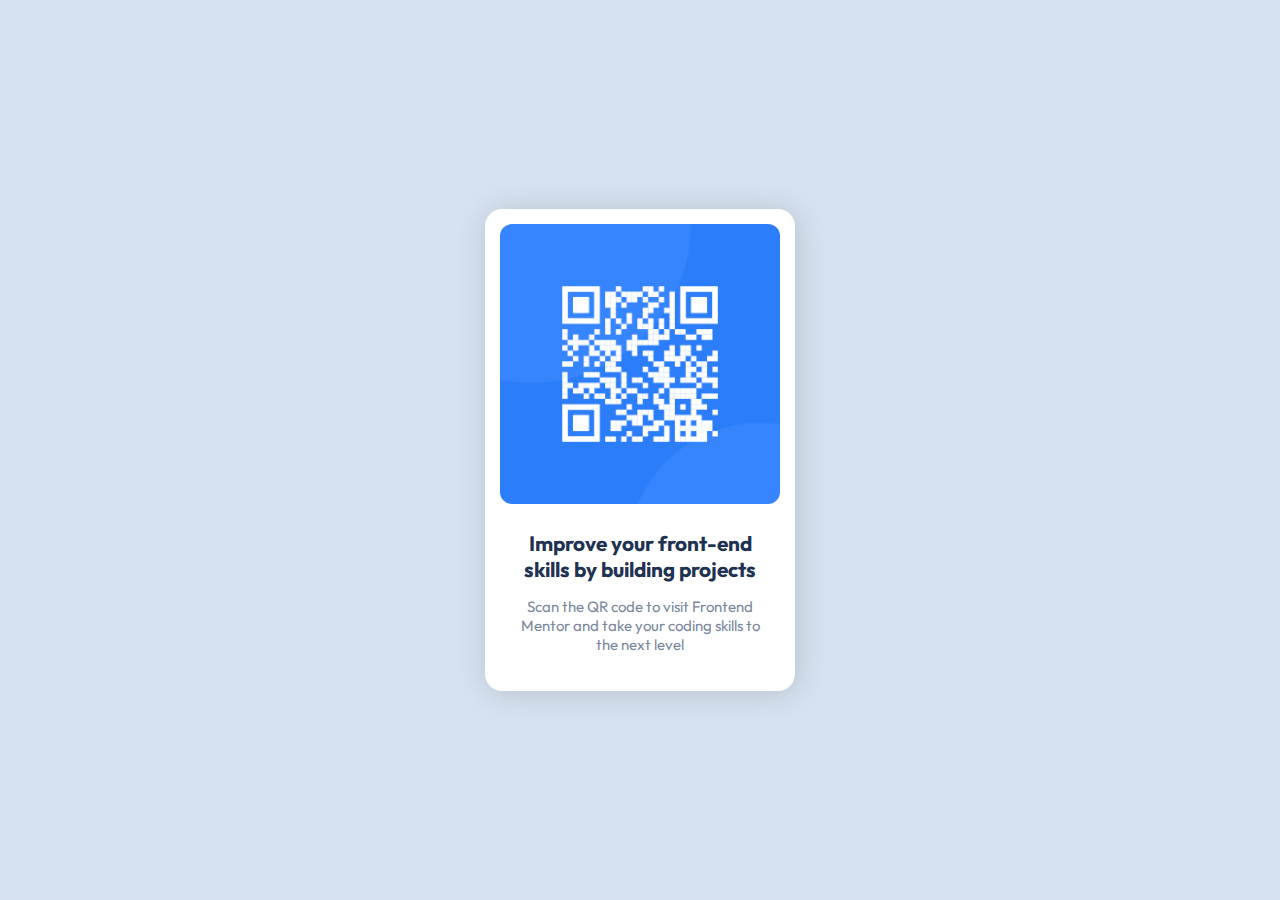
<file: index.html>
<!DOCTYPE html>
<html lang="en">
  <head>
    <meta charset="UTF-8">
    <meta name="viewport" content="width=device-width, initial-scale=1.0">
    <title>Frontend Mentor | QR code component</title>
    <link rel="stylesheet" href="style/index.css">
  </head>

  <body>

      <section>
        <div>
          <img src="images/image-qr-code.png" alt="">
          <article>
            <h2>Improve your front-end skills by building projects</h2>
            <p>Scan the QR code to visit Frontend Mentor and take your coding skills to the next level</p>
          </article>
        </div>
      </section>

  </body>
</html>
</file>
<file: style/index.css>
@import url('https://fonts.googleapis.com/css2?family=Outfit:wght@400;700&display=swap');

* {
    margin: 0;
    padding: 0;
}

body {
    background-color: hsl(212, 45%, 89%);
}

section {
    max-width: 310px;
    margin: 0 auto;
    min-height: 100vh;
    display: flex;
    align-items: center;
}

div {
    background-color: hsl(0, 0%, 100%);
    padding: 15px;
    border-radius: 17px;
    text-align: center;
    box-shadow: 2px 2px 30px rgb(0, 0, 0, 15%);

}

img {
    width: 100%;
    border-radius: 12px;
}

article {
    font-family: 'Outfit', sans-serif;
    padding: 22px 10px; 
}

article h2 {
    color: hsl(218, 44%, 22%);
    font-size: 1.3em;
    margin-bottom: 15px;
}

article p {
    color: hsl(220, 15%, 55%);
    font-size: 15px;
}
</file>
